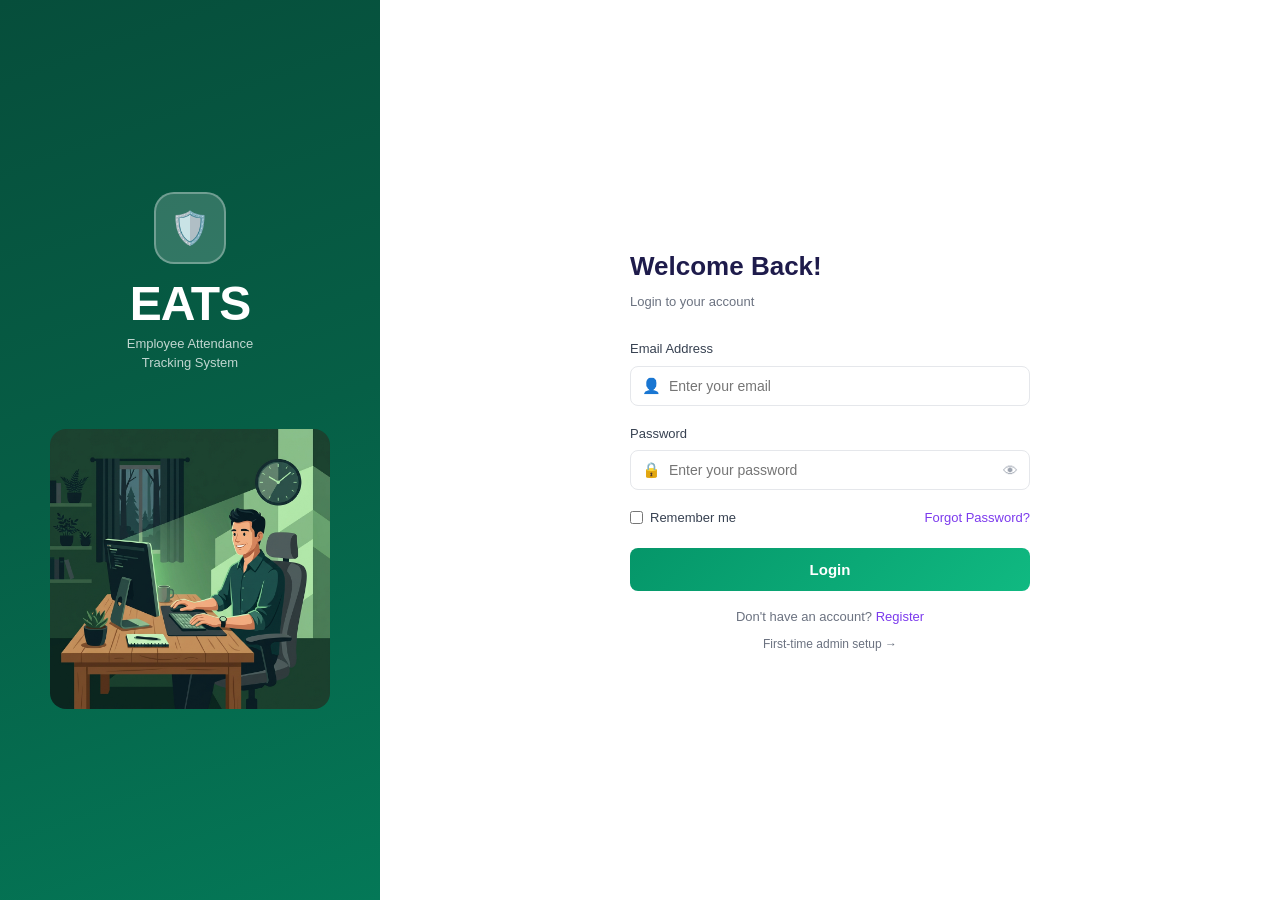
<file: frontend/index.html>
<!DOCTYPE html>
<html lang="en">
<head>
  <meta charset="UTF-8"/>
  <meta name="viewport" content="width=device-width,initial-scale=1.0"/>
  <title>Login — EATS</title>
  <link rel="stylesheet" href="style.css"/>
</head>
<body>
<div id="global-error" style="display:none; position:fixed; top:1rem; right:1rem;
     background:#fee; border:1px solid #c00; padding:0.75rem 1.5rem; border-radius:6px;
     color:#c00; z-index:9999;"></div>
<div id="global-success" style="display:none; position:fixed; top:1rem; right:1rem;
     background:#efe; border:1px solid #080; padding:0.75rem 1.5rem; border-radius:6px;
     color:#080; z-index:9999;"></div>

<div class="auth-page">

  <!-- Left panel — dark green -->
  <div class="auth-panel green">
    <div class="auth-panel-logo">
      <div class="auth-panel-icon">🛡️</div>
      <div class="auth-panel-brand" style="font-size:48px">EATS</div>
      <div class="auth-panel-sub">Employee Attendance<br>Tracking System</div>
    </div>
    <img src="login_illustration.png" class="auth-panel-illus" alt="Login illustration"/>
  </div>

  <!-- Right form -->
  <div class="auth-form-panel">
    <div class="auth-form-box">
      <h1 class="auth-form-title" style="font-size:26px">Welcome Back!</h1>
      <p class="auth-form-sub">Login to your account</p>

      <div id="alert" class="auth-alert error"></div>

      <form id="loginForm">
        <div class="form-group">
          <label class="form-label">Email Address</label>
          <div class="input-wrap">
            <span class="input-icon">👤</span>
            <input id="email" type="email" class="form-input" placeholder="Enter your email"
                   required autocomplete="email"/>
          </div>
          <span id="email-error" class="field-error" style="display:none; color:#ef4444; font-size:0.8em; margin-top:4px;"></span>
        </div>

        <div class="form-group">
          <label class="form-label">Password</label>
          <div class="input-wrap">
            <span class="input-icon">🔒</span>
            <input id="password" type="password" class="form-input" placeholder="Enter your password"
                   required autocomplete="current-password"/>
            <button type="button" class="toggle-pw" onclick="togglePw()">👁</button>
          </div>
          <span id="password-error" class="field-error" style="display:none; color:#ef4444; font-size:0.8em; margin-top:4px;"></span>
        </div>

        <div class="remember-row">
          <label><input type="checkbox" id="remember"/> Remember me</label>
          <a href="#" style="color:#7c3aed;font-size:13px">Forgot Password?</a>
        </div>

        <button type="submit" id="submitBtn" class="btn-submit green">Login</button>
      </form>

      <p class="auth-footer" style="margin-top:16px">
        Don't have an account? <a href="/app/register.html">Register</a>
      </p>
      <p class="auth-footer" style="margin-top:8px">
        <a href="/app/setup.html" style="color:#6b7280;font-size:12px">First-time admin setup →</a>
      </p>
    </div>
  </div>

</div>

<script src="config.js"></script>
<script src="app.js"></script>
<script>
  (async function() {
    await redirectIfLoggedIn();
  })();

  function togglePw() {
    const el = document.getElementById('password');
    el.type = el.type === 'password' ? 'text' : 'password';
  }

  const alertEl = document.getElementById('alert');
  const btn     = document.getElementById('submitBtn');

  document.getElementById('loginForm').addEventListener('submit', async e => {
    e.preventDefault();

    const valid = validateForm([
      { id: 'email', label: 'Email', rules: { required: true, email: true } },
      { id: 'password', label: 'Password', rules: { required: true, minLength: 6 } },
    ]);
    if (!valid) return;

    alertEl.className = 'auth-alert error';
    btn.disabled = true; btn.textContent = 'Logging in…';

    try {
      console.log('Starting login request...');
      const data = await apiFetch('/api/v1/auth/login', {
        method: 'POST',
        body: JSON.stringify({
          email:    document.getElementById('email').value.trim(),
          password: document.getElementById('password').value,
        }),
      });
      
      console.log('Login response:', data);
      
      if (!data || !data.access_token) {
        showError('Login succeeded but no token received. Please contact admin.');
        btn.disabled = false; btn.textContent = 'Login';
        return;
      }
      
      saveToken(data.access_token);
      const p = parseJwt(data.access_token);
      // Save role to localStorage for auth guard checks
      localStorage.setItem('user_role', p?.role || 'employee');
      console.log('Redirecting to:', p?.role === 'admin' ? '/app/admin.html' : '/app/dashboard.html');
      window.location.href = p?.role === 'admin' ? '/app/admin.html' : '/app/dashboard.html';
    } catch (err) {
      console.error('Login error:', err);
      showError(err.message || 'Invalid email or password.');
      btn.disabled = false; btn.textContent = 'Login';
    }
  });
</script>
</body>
</html>
</file>
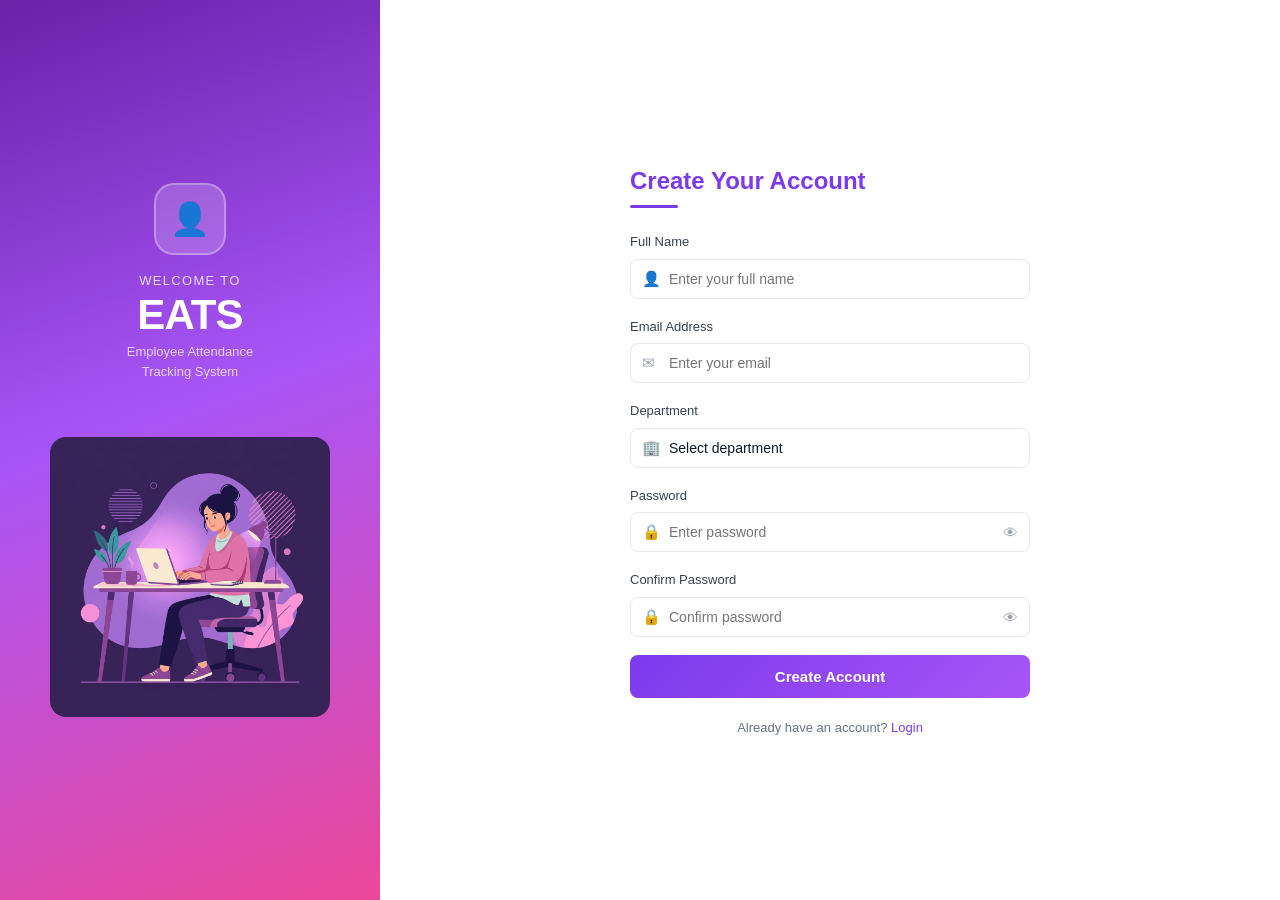
<file: frontend/register.html>
<!DOCTYPE html>
<html lang="en">
<head>
  <meta charset="UTF-8"/>
  <meta name="viewport" content="width=device-width,initial-scale=1.0"/>
  <title>Register — EATS</title>
  <link rel="stylesheet" href="style.css"/>
</head>
<body>
<div id="global-error" style="display:none; position:fixed; top:1rem; right:1rem;
     background:#fee; border:1px solid #c00; padding:0.75rem 1.5rem; border-radius:6px;
     color:#c00; z-index:9999;"></div>
<div id="global-success" style="display:none; position:fixed; top:1rem; right:1rem;
     background:#efe; border:1px solid #080; padding:0.75rem 1.5rem; border-radius:6px;
     color:#080; z-index:9999;"></div>

<div class="auth-page">

  <!-- Left panel -->
  <div class="auth-panel purple">
    <div class="auth-panel-logo">
      <div class="auth-panel-icon">👤</div>
      <div class="auth-panel-title">Welcome to</div>
      <div class="auth-panel-brand">EATS</div>
      <div class="auth-panel-sub">Employee Attendance<br>Tracking System</div>
    </div>
    <img src="register_illustration.png" class="auth-panel-illus" alt="Register illustration"/>
  </div>

  <!-- Right form -->
  <div class="auth-form-panel">
    <div class="auth-form-box">
      <h1 class="auth-form-title" style="color:#7c3aed;font-size:24px">Create Your Account</h1>
      <div style="width:48px;height:3px;background:#7c3aed;border-radius:2px;margin-bottom:24px"></div>

      <div id="alert" class="auth-alert error"></div>
      <div id="success" class="auth-alert success"></div>

      <form id="regForm">
        <div class="form-group">
          <label class="form-label">Full Name</label>
          <div class="input-wrap">
            <span class="input-icon">👤</span>
            <input id="name" type="text" class="form-input" placeholder="Enter your full name" required/>
          </div>
          <span id="name-error" class="field-error" style="display:none; color:#ef4444; font-size:0.8em; margin-top:4px;"></span>
        </div>

        <div class="form-group">
          <label class="form-label">Email Address</label>
          <div class="input-wrap">
            <span class="input-icon">✉</span>
            <input id="email" type="email" class="form-input" placeholder="Enter your email" required/>
          </div>
          <span id="email-error" class="field-error" style="display:none; color:#ef4444; font-size:0.8em; margin-top:4px;"></span>
        </div>

        <div class="form-group">
          <label class="form-label">Department</label>
          <div class="input-wrap">
            <span class="input-icon">🏢</span>
            <select id="department" class="form-input" required>
              <option value="" disabled selected>Select department</option>
              <option value="HR">HR</option>
              <option value="IT">IT</option>
              <option value="FINANCE">Finance</option>
              <option value="OPERATIONS">Operations</option>
            </select>
          </div>
          <span id="department-error" class="field-error" style="display:none; color:#ef4444; font-size:0.8em; margin-top:4px;"></span>
        </div>

        <div class="form-group">
          <label class="form-label">Password</label>
          <div class="input-wrap">
            <span class="input-icon">🔒</span>
            <input id="password" type="password" class="form-input" placeholder="Enter password" required minlength="6"/>
            <button type="button" class="toggle-pw" onclick="togglePw('password',this)">👁</button>
          </div>
          <span id="password-error" class="field-error" style="display:none; color:#ef4444; font-size:0.8em; margin-top:4px;"></span>
        </div>

        <div class="form-group">
          <label class="form-label">Confirm Password</label>
          <div class="input-wrap">
            <span class="input-icon">🔒</span>
            <input id="confirmPassword" type="password" class="form-input" placeholder="Confirm password" required minlength="6"/>
            <button type="button" class="toggle-pw" onclick="togglePw('confirmPassword',this)">👁</button>
          </div>
          <span id="confirmPassword-error" class="field-error" style="display:none; color:#ef4444; font-size:0.8em; margin-top:4px;"></span>
        </div>

        <button type="submit" id="submitBtn" class="btn-submit purple">Create Account</button>
      </form>

      <p class="auth-footer">Already have an account? <a href="/app/index.html">Login</a></p>
    </div>
  </div>

</div>

<script src="config.js"></script>
<script src="app.js"></script>
<script>
  redirectIfLoggedIn();

  function togglePw(id, btn) {
    const el = document.getElementById(id);
    el.type = el.type === 'password' ? 'text' : 'password';
    btn.textContent = el.type === 'password' ? '👁' : '🙈';
  }

  const alertEl   = document.getElementById('alert');
  const successEl = document.getElementById('success');
  const btn       = document.getElementById('submitBtn');

  document.getElementById('regForm').addEventListener('submit', async e => {
    e.preventDefault();

    const valid = validateForm([
      { id: 'name', label: 'Full Name', rules: { required: true, minLength: 2 } },
      { id: 'email', label: 'Email', rules: { required: true, email: true } },
      { id: 'department', label: 'Department', rules: { required: true } },
      { id: 'password', label: 'Password', rules: { required: true, minLength: 6 } },
      { id: 'confirmPassword', label: 'Confirm Password', rules: { required: true, minLength: 6 } },
    ]);
    if (!valid) return;

    alertEl.className = 'auth-alert error';
    successEl.className = 'auth-alert success';

    const pw = document.getElementById('password').value;
    const cf = document.getElementById('confirmPassword').value;
    if (pw !== cf) {
      showError('Passwords do not match.');
      return;
    }

    btn.disabled = true; btn.textContent = 'Creating…';
    try {
      await apiFetch('/api/v1/auth/register', {
        method: 'POST',
        body: JSON.stringify({
          name:       document.getElementById('name').value.trim(),
          email:      document.getElementById('email').value.trim(),
          password:   pw,
          department: document.getElementById('department').value,
        }),
      });
      successEl.textContent = '✓ Account created! Redirecting to login…';
      successEl.className = 'auth-alert success show';
      setTimeout(() => window.location.href = '/app/index.html', 1800);
    } catch (err) {
      showError(err.message || 'Registration failed.');
    } finally {
      btn.disabled = false; btn.textContent = 'Create Account';
    }
  });
</script>
</body>
</html>
</file>
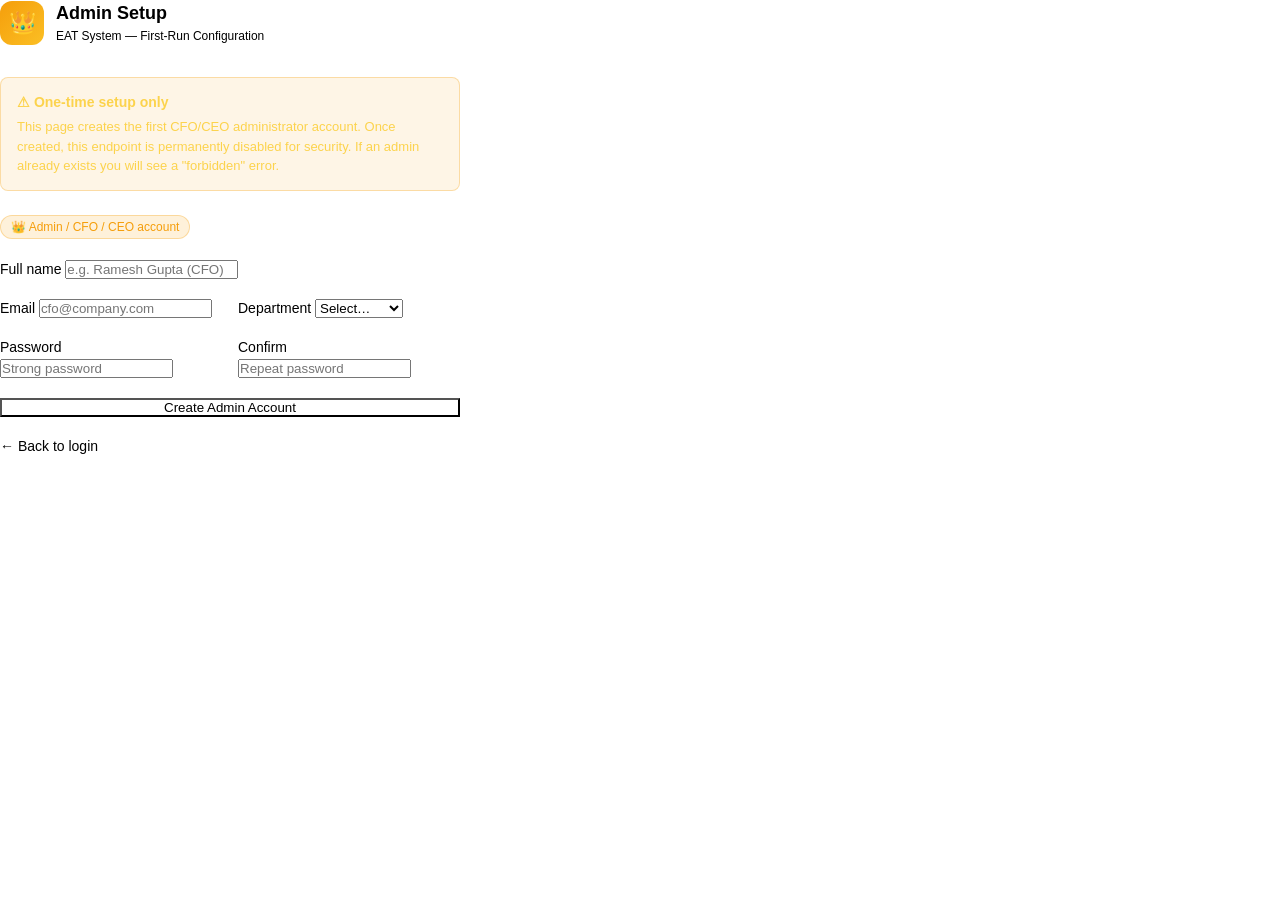
<file: frontend/setup.html>
<!DOCTYPE html>
<html lang="en">
<head>
  <meta charset="UTF-8" />
  <meta name="viewport" content="width=device-width, initial-scale=1.0" />
  <title>Admin Setup — EAT System</title>
  <meta name="description" content="One-time administrator account creation for the EAT System." />
  <link rel="stylesheet" href="style.css" />
  <style>
    .auth-wrap { width: 100%; max-width: 460px; }
    .logo { display: flex; align-items: center; gap: 12px; margin-bottom: 32px; }
    .logo-icon { width: 44px; height: 44px; border-radius: 12px; background: linear-gradient(135deg,#f59e0b,#fbbf24); display: flex; align-items: center; justify-content: center; font-size: 22px; flex-shrink: 0; }
    .logo-name { font-size: 18px; font-weight: 700; }
    .logo-sub  { font-size: 12px; color: var(--muted); }
    .warning-box {
      padding: 14px 16px; border-radius: 8px;
      background: rgba(245,158,11,.1); border: 1px solid rgba(245,158,11,.3);
      color: #fcd34d; font-size: 13px; margin-bottom: 24px; line-height: 1.5;
    }
    .warning-box strong { display: block; margin-bottom: 4px; font-size: 14px; }
    .role-badge { display: inline-block; padding: 2px 10px; border-radius: 99px; background: rgba(245,158,11,.15); color: #f59e0b; font-size: 12px; font-weight: 500; margin-bottom: 20px; border: 1px solid rgba(245,158,11,.3); }
    .two-col { display: grid; grid-template-columns: 1fr 1fr; gap: 16px; }
    @media(max-width:480px){ .two-col { grid-template-columns: 1fr; } }
  </style>
</head>
<body>
<div id="global-error" style="display:none; position:fixed; top:1rem; right:1rem;
     background:#fee; border:1px solid #c00; padding:0.75rem 1.5rem; border-radius:6px;
     color:#c00; z-index:9999;"></div>
<div id="global-success" style="display:none; position:fixed; top:1rem; right:1rem;
     background:#efe; border:1px solid #080; padding:0.75rem 1.5rem; border-radius:6px;
     color:#080; z-index:9999;"></div>

<div class="page-center">
  <div class="card auth-wrap">

    <div class="logo">
      <div class="logo-icon">👑</div>
      <div>
        <div class="logo-name">Admin Setup</div>
        <div class="logo-sub">EAT System — First-Run Configuration</div>
      </div>
    </div>

    <div class="warning-box">
      <strong>⚠ One-time setup only</strong>
      This page creates the first CFO/CEO administrator account.
      Once created, this endpoint is permanently disabled for security.
      If an admin already exists you will see a "forbidden" error.
    </div>

    <span class="role-badge">👑 Admin / CFO / CEO account</span>

    <div id="alert"   class="alert alert-error"></div>
    <div id="success" class="alert alert-success"></div>

    <form id="setupForm">
      <div class="form-group">
        <label for="name">Full name</label>
        <input id="name" type="text" placeholder="e.g. Ramesh Gupta (CFO)" required />
      </div>
      <div class="two-col">
        <div class="form-group">
          <label for="email">Email</label>
          <input id="email" type="email" placeholder="cfo@company.com" required />
        </div>
        <div class="form-group">
          <label for="department">Department</label>
          <select id="department" required>
            <option value="" disabled selected>Select…</option>
            <option value="HR">HR</option>
            <option value="IT">IT</option>
            <option value="FINANCE">Finance</option>
            <option value="OPERATIONS">Operations</option>
          </select>
        </div>
      </div>
      <div class="two-col">
        <div class="form-group">
          <label for="password">Password</label>
          <input id="password" type="password" placeholder="Strong password" required minlength="6" />
        </div>
        <div class="form-group">
          <label for="confirm">Confirm</label>
          <input id="confirm" type="password" placeholder="Repeat password" required />
        </div>
      </div>

      <button id="submitBtn" type="submit" class="btn btn-primary" style="width:100%;background:var(--amber);color:#000">
        Create Admin Account
      </button>
    </form>

    <p class="form-footer" style="margin-top:18px">
      <a href="/app/index.html">← Back to login</a>
    </p>

  </div>
</div>

<script src="config.js"></script>
<script src="app.js"></script>
<script>
  redirectIfLoggedIn();

  const alertBox  = document.getElementById('alert');
  const success   = document.getElementById('success');
  const submitBtn = document.getElementById('submitBtn');

  document.getElementById('setupForm').addEventListener('submit', async (e) => {
    e.preventDefault();
    alertBox.className = 'alert';
    success.className  = 'alert';

    const password = document.getElementById('password').value;
    const confirm  = document.getElementById('confirm').value;

    if (password !== confirm) {
      alertBox.textContent = 'Passwords do not match.';
      alertBox.className = 'alert alert-error show';
      return;
    }

    submitBtn.disabled = true;
    submitBtn.textContent = 'Creating admin…';

    try {
      const data = await apiFetch('/api/v1/auth/admin-setup', {
        method: 'POST',
        body: JSON.stringify({
          name:       document.getElementById('name').value.trim(),
          email:      document.getElementById('email').value.trim(),
          password,
          department: document.getElementById('department').value,
        }),
      });

      success.innerHTML = `✓ Admin account created for <strong>${escapeHtml(data.name)}</strong>!<br>Redirecting to login…`;
      success.className = 'alert alert-success show';
      document.getElementById('setupForm').style.display = 'none';
      setTimeout(() => window.location.href = '/app/index.html', 2000);
    } catch (err) {
      alertBox.textContent = err.message || 'Setup failed.';
      alertBox.className = 'alert alert-error show';
      submitBtn.disabled = false;
      submitBtn.textContent = 'Create Admin Account';
    }
  });
</script>
</body>
</html>
</file>
<file: frontend/style.css>
/* =========================================================
   EATS System — Complete UI matching the exact blueprint
   ========================================================= */

*, *::before, *::after { box-sizing: border-box; margin: 0; padding: 0; }
html { scroll-behavior: smooth; }

body {
  font-family: -apple-system, BlinkMacSystemFont, 'Segoe UI', 'Helvetica Neue', Arial, sans-serif;
  font-size: 14px; line-height: 1.5;
  -webkit-font-smoothing: antialiased;
}

a { text-decoration: none; color: inherit; }
button { cursor: pointer; font-family: inherit; }
input, select { font-family: inherit; }

/* ─── AUTH PAGES (Register / Login) ──────────────────────────────────── */
.auth-page {
  display: flex;
  min-height: 100vh;
  background: #fff;
}

/* Left illustrated panel */
.auth-panel {
  flex: 0 0 380px;
  display: flex;
  flex-direction: column;
  align-items: center;
  justify-content: center;
  padding: 48px 36px;
  position: relative;
  overflow: hidden;
}
.auth-panel.purple {
  background: linear-gradient(160deg, #6b21a8 0%, #a855f7 45%, #ec4899 100%);
}
.auth-panel.green {
  background: linear-gradient(160deg, #064e3b 0%, #065f46 50%, #047857 100%);
}
.auth-panel-logo {
  display: flex; flex-direction: column; align-items: center;
  margin-bottom: 32px; text-align: center;
}
.auth-panel-icon {
  width: 72px; height: 72px; border-radius: 20px;
  background: rgba(255,255,255,.18);
  display: flex; align-items: center; justify-content: center;
  font-size: 32px; margin-bottom: 16px;
  border: 2px solid rgba(255,255,255,.3);
}
.auth-panel-title {
  font-size: 13px; color: rgba(255,255,255,.8);
  text-transform: uppercase; letter-spacing: .1em; margin-bottom: 4px;
}
.auth-panel-brand {
  font-size: 42px; font-weight: 900; color: #fff;
  letter-spacing: -.02em; line-height: 1;
}
.auth-panel-sub {
  font-size: 13px; color: rgba(255,255,255,.75);
  margin-top: 6px; text-align: center; line-height: 1.5;
}
.auth-panel-illus {
  width: 100%; max-width: 280px;
  border-radius: 16px;
  margin-top: 24px;
}

/* Right form panel */
.auth-form-panel {
  flex: 1;
  display: flex; align-items: center; justify-content: center;
  padding: 48px 56px;
  background: #fff;
  overflow-y: auto;
}
.auth-form-box { width: 100%; max-width: 400px; }
.auth-form-title {
  font-size: 22px; font-weight: 700; color: #1e1b4b;
  margin-bottom: 6px;
}
.auth-form-sub { font-size: 13px; color: #6b7280; margin-bottom: 28px; }

.form-group { margin-bottom: 18px; }
.form-label {
  display: block; font-size: 13px; font-weight: 500;
  color: #374151; margin-bottom: 7px;
}
.input-wrap { position: relative; }
.input-icon {
  position: absolute; left: 12px; top: 50%; transform: translateY(-50%);
  color: #9ca3af; font-size: 15px; pointer-events: none;
}
.form-input {
  width: 100%; padding: 11px 14px 11px 38px;
  border: 1.5px solid #e5e7eb; border-radius: 8px;
  font-size: 14px; color: #111827; background: #fff;
  outline: none; transition: border-color .15s, box-shadow .15s;
}
.form-input:focus {
  border-color: #7c3aed;
  box-shadow: 0 0 0 3px rgba(124,58,237,.1);
}
.form-input.no-icon { padding-left: 14px; }
select.form-input { appearance: none; cursor: pointer; }
.toggle-pw {
  position: absolute; right: 12px; top: 50%; transform: translateY(-50%);
  background: none; border: none; color: #9ca3af; font-size: 15px; padding: 0;
}

.btn-submit {
  width: 100%; padding: 13px;
  border-radius: 8px; border: none;
  font-size: 15px; font-weight: 600; color: #fff;
  transition: opacity .15s, transform .1s;
}
.btn-submit:hover { opacity: .9; }
.btn-submit:active { transform: scale(.98); }
.btn-submit.purple { background: linear-gradient(135deg, #7c3aed, #a855f7); }
.btn-submit.green  { background: linear-gradient(135deg, #059669, #10b981); }

.auth-footer {
  text-align: center; font-size: 13px; color: #6b7280; margin-top: 20px;
}
.auth-footer a { color: #7c3aed; font-weight: 500; }
.auth-footer a:hover { text-decoration: underline; }

.auth-alert {
  padding: 10px 14px; border-radius: 7px; font-size: 13px;
  margin-bottom: 16px; display: none;
}
.auth-alert.show { display: block; }
.auth-alert.error   { background: #fef2f2; border: 1px solid #fecaca; color: #dc2626; }
.auth-alert.success { background: #f0fdf4; border: 1px solid #bbf7d0; color: #16a34a; }

.remember-row {
  display: flex; align-items: center; justify-content: space-between;
  margin-bottom: 20px; font-size: 13px;
}
.remember-row label { display: flex; align-items: center; gap: 7px; color: #374151; cursor: pointer; }
.remember-row a { color: #7c3aed; }

/* ─── APP LAYOUT (Sidebar + Main) ─────────────────────────────────────── */
.app-layout {
  display: flex; min-height: 100vh;
}

/* Sidebar */
.sidebar {
  width: 240px; flex-shrink: 0;
  display: flex; flex-direction: column;
  position: fixed; top: 0; left: 0; bottom: 0;
  overflow-y: auto; z-index: 40;
}
.sidebar.emp  { background: #1e1b4b; }
.sidebar.admin{ background: #14532d; }

.sidebar-logo {
  display: flex; align-items: center; gap: 10px;
  padding: 20px 20px 16px;
  border-bottom: 1px solid rgba(255,255,255,.1);
}
.sidebar-logo-icon {
  width: 36px; height: 36px; border-radius: 8px;
  background: rgba(255,255,255,.15);
  display: flex; align-items: center; justify-content: center;
  font-size: 18px;
}
.sidebar-logo-text { font-size: 18px; font-weight: 800; color: #fff; letter-spacing: .02em; }
.sidebar-logo-bell {
  margin-left: auto; color: rgba(255,255,255,.6); font-size: 16px;
}

.sidebar-nav { flex: 1; padding: 12px 0; }
.nav-item {
  display: flex; align-items: center; gap: 12px;
  padding: 11px 20px; font-size: 13px; font-weight: 500;
  color: rgba(255,255,255,.65); border: none; background: none;
  width: 100%; text-align: left; cursor: pointer;
  transition: all .15s; position: relative;
}
.nav-item:hover { color: #fff; background: rgba(255,255,255,.07); }
.nav-item.active {
  color: #fff; background: rgba(255,255,255,.15);
  border-radius: 0;
}
.nav-item.active::before {
  content: ''; position: absolute; left: 0; top: 0; bottom: 0;
  width: 4px; border-radius: 0 4px 4px 0;
}
.sidebar.emp .nav-item.active::before  { background: #a855f7; }
.sidebar.admin .nav-item.active::before{ background: #34d399; }
.nav-icon { width: 18px; text-align: center; font-size: 15px; }
.nav-label { flex: 1; }

/* Main content area */
.main-area {
  flex: 1; margin-left: 240px;
  display: flex; flex-direction: column;
  background: #f3f4f6; min-height: 100vh;
}

/* Top header */
.main-header {
  background: #fff; border-bottom: 1px solid #e5e7eb;
  padding: 0 28px; height: 60px;
  display: flex; align-items: center; justify-content: space-between;
  position: sticky; top: 0; z-index: 30;
}
.main-header-title { font-size: 20px; font-weight: 700; color: #111827; }
.main-header-right { display: flex; align-items: center; gap: 14px; }
.header-bell { font-size: 18px; color: #6b7280; }
.header-user {
  display: flex; align-items: center; gap: 9px;
  font-size: 13px; color: #374151; font-weight: 500;
}
.header-avatar {
  width: 34px; height: 34px; border-radius: 50%;
  background: linear-gradient(135deg, #7c3aed, #a855f7);
  display: flex; align-items: center; justify-content: center;
  font-size: 13px; font-weight: 700; color: #fff;
}

/* Main content */
.main-content { padding: 28px; flex: 1; }
.section-title { font-size: 18px; font-weight: 700; color: #111827; margin-bottom: 20px; }

/* ─── STAT CARDS ──────────────────────────────────────────────────────── */
.stat-row { display: flex; gap: 16px; margin-bottom: 24px; flex-wrap: wrap; }
.stat-card {
  flex: 1; min-width: 160px;
  background: #fff; border-radius: 12px;
  padding: 18px 20px; box-shadow: 0 1px 4px rgba(0,0,0,.06);
  display: flex; flex-direction: column; gap: 8px;
}
.stat-card-label { font-size: 12px; color: #6b7280; font-weight: 500; text-transform: uppercase; letter-spacing: .05em; }
.stat-card-value { font-size: 26px; font-weight: 800; line-height: 1; }
.stat-card-sub   { font-size: 11px; }

.stat-card.purple { border-top: 4px solid #7c3aed; }
.stat-card.purple .stat-card-value { color: #7c3aed; }
.stat-card.green  { border-top: 4px solid #10b981; }
.stat-card.green  .stat-card-value { color: #10b981; }
.stat-card.red    { border-top: 4px solid #ef4444; }
.stat-card.red    .stat-card-value { color: #ef4444; }
.stat-card.orange { border-top: 4px solid #f97316; }
.stat-card.orange .stat-card-value { color: #f97316; }
.stat-card.blue   { border-top: 4px solid #3b82f6; }
.stat-card.blue   .stat-card-value { color: #3b82f6; }

/* Summary cards (attendance summary) */
.summary-row { display: grid; grid-template-columns: repeat(4,1fr); gap: 12px; margin-bottom: 24px; }
.summary-card {
  border-radius: 10px; padding: 14px 16px; text-align: center;
}
.summary-card.total   { background: #ede9fe; }
.summary-card.present { background: #d1fae5; }
.summary-card.absent  { background: #fee2e2; }
.summary-card.half    { background: #fef9c3; }
.summary-card-num  { font-size: 28px; font-weight: 800; }
.summary-card.total   .summary-card-num { color: #6d28d9; }
.summary-card.present .summary-card-num { color: #059669; }
.summary-card.absent  .summary-card-num { color: #dc2626; }
.summary-card.half    .summary-card-num { color: #d97706; }
.summary-card-label { font-size: 12px; font-weight: 500; color: #374151; margin-top: 4px; }

/* ─── TODAY STATUS + QUICK ACTIONS ───────────────────────────────────── */
.two-panel { display: grid; grid-template-columns: 1fr 1fr; gap: 16px; margin-bottom: 24px; }
.panel-card {
  background: #fff; border-radius: 12px; padding: 20px;
  box-shadow: 0 1px 4px rgba(0,0,0,.06);
}
.panel-card-title { font-size: 14px; font-weight: 700; color: #111827; margin-bottom: 14px; }

.status-badge-lg {
  display: inline-flex; align-items: center; gap: 6px;
  padding: 5px 14px; border-radius: 99px;
  font-size: 13px; font-weight: 600;
  background: #d1fae5; color: #059669;
  margin-bottom: 10px;
}
.status-text { font-size: 13px; color: #374151; }

.qa-row { display: flex; gap: 10px; }
.btn-login-lg {
  flex: 1; padding: 11px; border-radius: 8px; border: none;
  background: #10b981; color: #fff; font-size: 14px; font-weight: 600;
}
.btn-logout-lg {
  flex: 1; padding: 11px; border-radius: 8px; border: none;
  background: #ef4444; color: #fff; font-size: 14px; font-weight: 600;
}
.btn-login-lg:hover  { opacity: .9; }
.btn-logout-lg:hover { opacity: .9; }

/* ─── TABLES ──────────────────────────────────────────────────────────── */
.table-card {
  background: #fff; border-radius: 12px;
  box-shadow: 0 1px 4px rgba(0,0,0,.06); overflow: hidden;
}
.table-card-header {
  padding: 16px 20px; border-bottom: 1px solid #f3f4f6;
  display: flex; align-items: center; justify-content: space-between;
}
.table-card-header h2 { font-size: 15px; font-weight: 700; color: #111827; }

table { width: 100%; border-collapse: collapse; }
thead th {
  padding: 11px 16px; text-align: left;
  font-size: 12px; font-weight: 600; color: #6b7280;
  text-transform: uppercase; letter-spacing: .06em;
  background: #f9fafb; border-bottom: 1px solid #f3f4f6;
}
tbody td {
  padding: 13px 16px; font-size: 13px; color: #374151;
  border-bottom: 1px solid #f9fafb;
}
tbody tr:last-child td { border-bottom: none; }
tbody tr:hover td { background: #fafafa; }

/* Status badges */
.badge {
  display: inline-flex; align-items: center; gap: 5px;
  padding: 3px 11px; border-radius: 99px;
  font-size: 12px; font-weight: 600;
}
.badge-active  { background: #fff7ed; color: #ea580c; border: 1px solid #fed7aa; }
.badge-present { background: #d1fae5; color: #059669; border: 1px solid #a7f3d0; }
.badge-absent  { background: #fee2e2; color: #dc2626; border: 1px solid #fecaca; }

/* ─── ADMIN DASHBOARD CARDS ───────────────────────────────────────────── */
.admin-stat-row { display: grid; grid-template-columns: repeat(4,1fr); gap: 14px; margin-bottom: 24px; }
.admin-stat-card {
  border-radius: 12px; padding: 18px 20px; color: #fff;
  box-shadow: 0 2px 8px rgba(0,0,0,.15);
}
.admin-stat-card.emp   { background: linear-gradient(135deg, #6366f1, #8b5cf6); }
.admin-stat-card.active{ background: linear-gradient(135deg, #10b981, #059669); }
.admin-stat-card.out   { background: linear-gradient(135deg, #f97316, #ea580c); }
.admin-stat-card.absent{ background: linear-gradient(135deg, #ef4444, #dc2626); }
.asc-label { font-size: 12px; opacity: .85; margin-bottom: 6px; }
.asc-value { font-size: 32px; font-weight: 800; line-height: 1; }
.asc-link  { font-size: 11px; opacity: .8; margin-top: 6px; }

/* Chart containers */
.chart-row { display: grid; grid-template-columns: 1fr 1fr; gap: 16px; margin-bottom: 24px; }
.chart-card {
  background: #fff; border-radius: 12px; padding: 20px;
  box-shadow: 0 1px 4px rgba(0,0,0,.06);
}
.chart-card-title { font-size: 14px; font-weight: 700; color: #111827; margin-bottom: 16px; }
.chart-wrap { position: relative; height: 200px; }

/* ─── MANAGE USERS ────────────────────────────────────────────────────── */
.btn-add-user {
  display: inline-flex; align-items: center; gap: 6px;
  padding: 9px 18px; border-radius: 8px; border: none;
  background: #f97316; color: #fff; font-size: 13px; font-weight: 600;
}
.btn-add-user:hover { opacity: .9; }

.action-btns { display: flex; gap: 8px; }
.btn-edit   { background: none; border: none; color: #3b82f6; font-size: 15px; }
.btn-delete { background: none; border: none; color: #ef4444; font-size: 15px; }

/* Pagination */
.pagination {
  display: flex; align-items: center; justify-content: center;
  gap: 6px; padding: 16px;
}
.page-btn {
  width: 32px; height: 32px; border-radius: 6px;
  border: 1px solid #e5e7eb; background: #fff;
  font-size: 13px; color: #374151;
  display: flex; align-items: center; justify-content: center;
}
.page-btn.active { background: #7c3aed; border-color: #7c3aed; color: #fff; font-weight: 600; }
.page-btn:hover:not(.active) { background: #f9fafb; }

/* ─── SPINNER / EMPTY ─────────────────────────────────────────────────── */
.spinner {
  width: 20px; height: 20px;
  border: 2px solid #e5e7eb; border-top-color: #7c3aed;
  border-radius: 50%; animation: spin .6s linear infinite;
  display: inline-block;
}
@keyframes spin { to { transform: rotate(360deg); } }
.loading-cell { text-align: center; padding: 32px; color: #9ca3af; }

/* Recent activities */
.activity-list { display: flex; flex-direction: column; gap: 10px; }
.activity-item {
  display: flex; align-items: center; justify-content: space-between;
  font-size: 13px; color: #374151;
}
.activity-dot {
  width: 9px; height: 9px; border-radius: 50%; flex-shrink: 0; margin-right: 10px;
}
.activity-left { display: flex; align-items: center; }
.activity-time { color: #9ca3af; font-size: 12px; }

/* Dept legend */
.dept-legend { display: flex; flex-direction: column; gap: 8px; margin-top: 12px; }
.dept-legend-item { display: flex; align-items: center; gap: 8px; font-size: 12px; color: #374151; }
.dept-legend-dot { width: 10px; height: 10px; border-radius: 50%; flex-shrink: 0; }
.dept-legend-pct { margin-left: auto; font-weight: 600; }

/* ─── RESPONSIVE ──────────────────────────────────────────────────────── */
@media (max-width: 900px) {
  .auth-panel { display: none; }
  .admin-stat-row { grid-template-columns: repeat(2,1fr); }
  .chart-row { grid-template-columns: 1fr; }
  .summary-row { grid-template-columns: repeat(2,1fr); }
  .two-panel { grid-template-columns: 1fr; }
}
@media (max-width: 640px) {
  .sidebar { width: 200px; }
  .main-area { margin-left: 200px; }
  .main-content { padding: 16px; }
}
</file>
